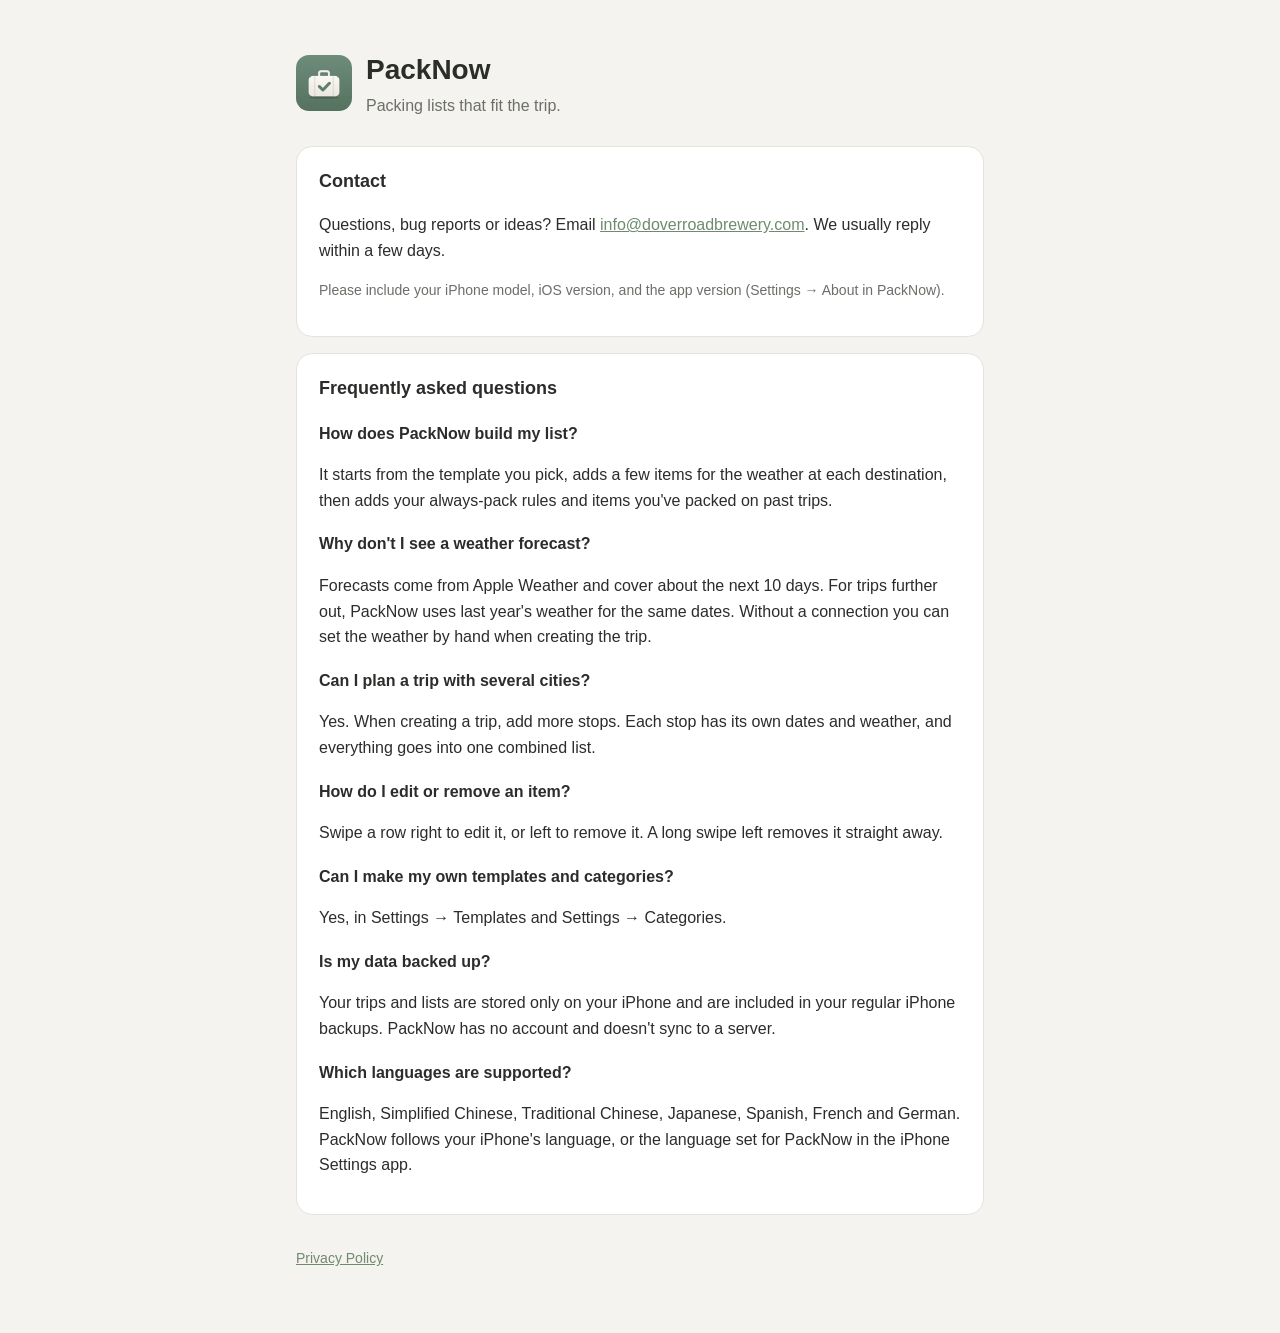
<file: index.html>
<!doctype html>
<html lang="en">
<head>
<meta charset="utf-8">
<meta name="viewport" content="width=device-width, initial-scale=1">
<title>PackNow – Help & Support</title>
<meta name="description" content="Help and support for PackNow, the packing list app for iPhone.">
<link rel="stylesheet" href="style.css">
</head>
<body>
<main>
  <header>
    <img src="icon.png" alt="" onerror="this.remove()">
    <div><h1>PackNow</h1><p>Packing lists that fit the trip.</p></div>
  </header>

  <section>
    <h2>Contact</h2>
    <p>Questions, bug reports or ideas? Email <a href="mailto:info@doverroadbrewery.com">info@doverroadbrewery.com</a>. We usually reply within a few days.</p>
    <p class="muted">Please include your iPhone model, iOS version, and the app version (Settings → About in PackNow).</p>
  </section>

  <section>
    <h2>Frequently asked questions</h2>

    <h3>How does PackNow build my list?</h3>
    <p>It starts from the template you pick, adds a few items for the weather at each destination, then adds your always-pack rules and items you've packed on past trips.</p>

    <h3>Why don't I see a weather forecast?</h3>
    <p>Forecasts come from Apple Weather and cover about the next 10 days. For trips further out, PackNow uses last year's weather for the same dates. Without a connection you can set the weather by hand when creating the trip.</p>

    <h3>Can I plan a trip with several cities?</h3>
    <p>Yes. When creating a trip, add more stops. Each stop has its own dates and weather, and everything goes into one combined list.</p>

    <h3>How do I edit or remove an item?</h3>
    <p>Swipe a row right to edit it, or left to remove it. A long swipe left removes it straight away.</p>

    <h3>Can I make my own templates and categories?</h3>
    <p>Yes, in Settings → Templates and Settings → Categories.</p>

    <h3>Is my data backed up?</h3>
    <p>Your trips and lists are stored only on your iPhone and are included in your regular iPhone backups. PackNow has no account and doesn't sync to a server.</p>

    <h3>Which languages are supported?</h3>
    <p>English, Simplified Chinese, Traditional Chinese, Japanese, Spanish, French and German. PackNow follows your iPhone's language, or the language set for PackNow in the iPhone Settings app.</p>
  </section>

  <nav><a href="privacy.html">Privacy Policy</a></nav>
</main>
</body>
</html>
</file>
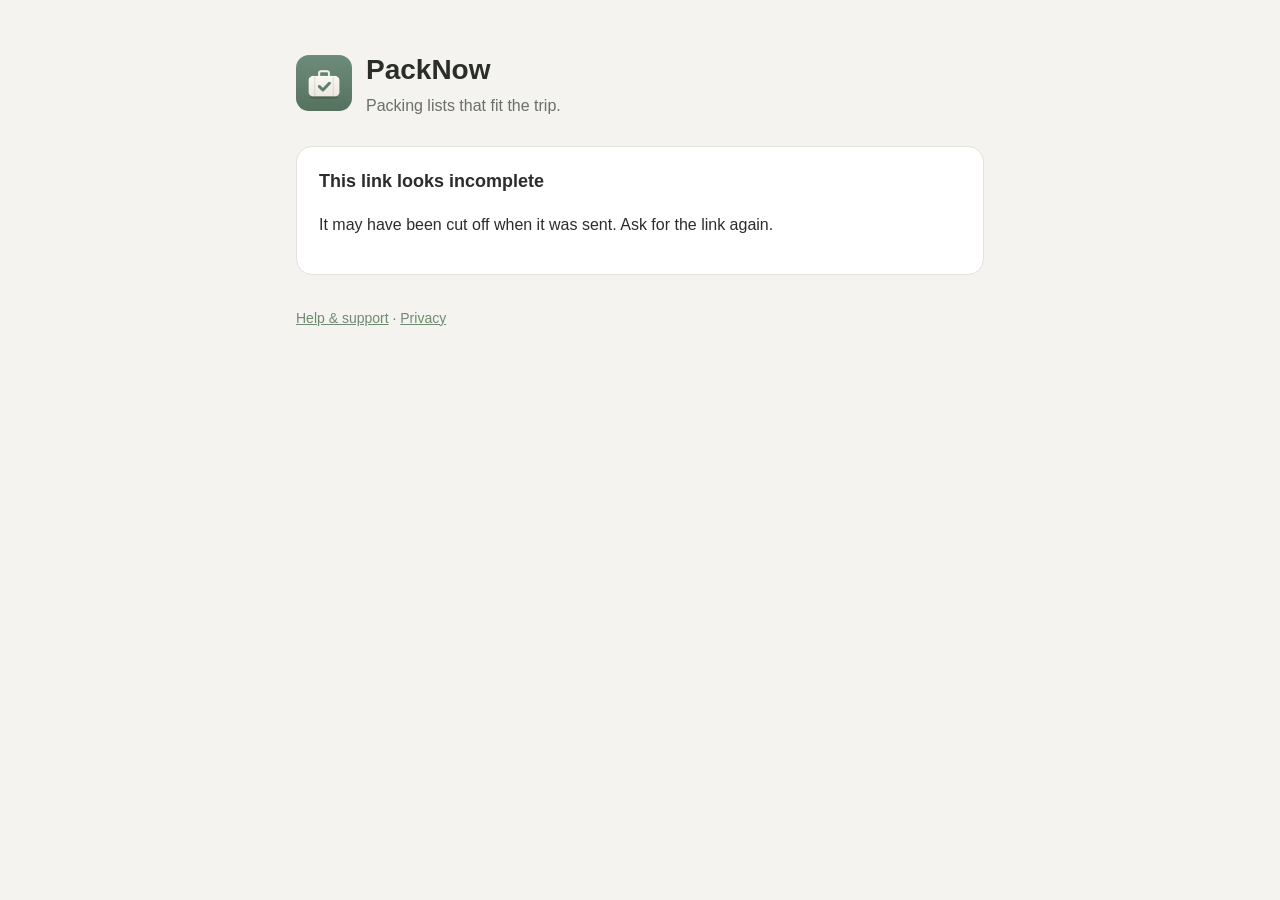
<file: t/index.html>
<!doctype html>
<html lang="en">
<head>
<meta charset="utf-8">
<meta name="viewport" content="width=device-width, initial-scale=1">
<title>Shared packing list – PackNow</title>
<meta name="description" content="A packing list shared from PackNow.">
<meta name="robots" content="noindex">
<script>
  // Safari's Smart App Banner: "Open" hands this link to PackNow.
  const banner = document.createElement("meta");
  banner.name = "apple-itunes-app";
  banner.content = "app-id=6824773454, app-argument=" + location.href;
  document.head.append(banner);
</script>
<link rel="stylesheet" href="../style.css">
<style>
  .actions { display:flex; flex-wrap:wrap; gap:10px; margin-top:14px; }
  .btn { display:inline-block; padding:11px 18px; border-radius:12px; text-decoration:none; font-weight:600; }
  .btn.primary { background:var(--accent); color:#fff; }
  .btn.secondary { border:1px solid var(--line); color:var(--text); }
  .meta { color:var(--muted); margin:2px 0 0; }
  ul.items { list-style:none; padding:0; margin:6px 0 0; }
  ul.items li { padding:7px 0; border-top:1px solid var(--line); display:flex; gap:10px; }
  ul.items li:first-child { border-top:0; }
  ul.items .qty { color:var(--muted); margin-left:auto; }
  ul.items .note { display:block; color:var(--muted); font-size:14px; }
</style>
</head>
<body>
<main>
  <header>
    <img src="../icon.png" alt="" onerror="this.remove()">
    <div><h1>PackNow</h1><p>Packing lists that fit the trip.</p></div>
  </header>

  <section id="intro">
    <h2 id="title">Shared packing list</h2>
    <p id="meta" class="meta"></p>
    <p>Have PackNow? Open this list to add it as a trip on your iPhone.</p>
    <div class="actions">
      <a id="open" class="btn primary" href="#">Open in PackNow</a>
      <a class="btn secondary" href="https://apps.apple.com/app/id6824773454">Get PackNow</a>
    </div>
  </section>

  <div id="list"></div>

  <section id="error" hidden>
    <h2>This link looks incomplete</h2>
    <p>It may have been cut off when it was sent. Ask for the link again.</p>
  </section>

  <nav><a href="../">Help &amp; support</a> · <a href="../privacy.html">Privacy</a></nav>
</main>

<script>
// The list lives in the part of the link after "#", which is never sent to this
// server: it is decoded here, in your browser.
const CATEGORIES = {
  alwaysPack: "My Essentials", documents: "Documents & Money", clothing: "Clothing",
  weatherGear: "Weather Gear", electronics: "Electronics", toiletries: "Toiletries",
  health: "Health & Medicine", misc: "Accessories"
};
const ORDER = ["alwaysPack", "documents", "clothing", "weatherGear", "electronics", "toiletries", "health"];

async function decode(fragment) {
  const b64 = fragment.replace(/-/g, "+").replace(/_/g, "/");
  const bytes = Uint8Array.from(atob(b64 + "=".repeat((4 - b64.length % 4) % 4)), c => c.charCodeAt(0));
  const stream = new Blob([bytes]).stream().pipeThrough(new DecompressionStream("deflate-raw"));
  return JSON.parse(await new Response(stream).text());
}

function el(tag, attrs, ...children) {
  const node = document.createElement(tag);
  Object.assign(node, attrs || {});
  for (const c of children) if (c != null) node.append(c);
  return node;
}

function formatDate(iso) {
  const [y, m, d] = iso.split("-").map(Number);
  return new Date(y, m - 1, d).toLocaleDateString(undefined, { month: "short", day: "numeric", year: "numeric" });
}

(async () => {
  const fragment = location.hash.slice(1);
  document.getElementById("open").href = "packnow://t/#" + fragment;
  let trip;
  try {
    if (!fragment) throw new Error("empty");
    trip = await decode(fragment);
  } catch (e) {
    document.getElementById("intro").hidden = true;
    document.getElementById("error").hidden = false;
    return;
  }

  const days = trip.stops.reduce((n, s) => n + s.d, 0);
  const title = trip.name || trip.stops.map(s => s.n).join(" → ");
  document.title = title + " – PackNow";
  document.getElementById("title").textContent = title;
  document.getElementById("meta").textContent =
    `${formatDate(trip.start)} · ${days} ${days === 1 ? "day" : "days"} · ${trip.items.length} items`;

  const custom = Object.fromEntries((trip.cats || []).map(c => [c.id, c.n]));
  const groups = new Map();
  for (const item of trip.items) {
    if (!groups.has(item.c)) groups.set(item.c, []);
    groups.get(item.c).push(item);
  }
  const rank = c => ORDER.includes(c) ? ORDER.indexOf(c) : (c === "misc" ? 999 : 100);
  const list = document.getElementById("list");
  for (const cat of [...groups.keys()].sort((a, b) => rank(a) - rank(b))) {
    const ul = el("ul", { className: "items" });
    for (const item of groups.get(cat)) {
      ul.append(el("li", null,
        el("span", null, item.n, item.o ? el("span", { className: "note", textContent: item.o }) : null),
        item.q > 1 ? el("span", { className: "qty", textContent: "×" + item.q }) : null));
    }
    list.append(el("section", null, el("h2", { textContent: CATEGORIES[cat] || custom[cat] || "Other" }), ul));
  }
})();
</script>
</body>
</html>
</file>
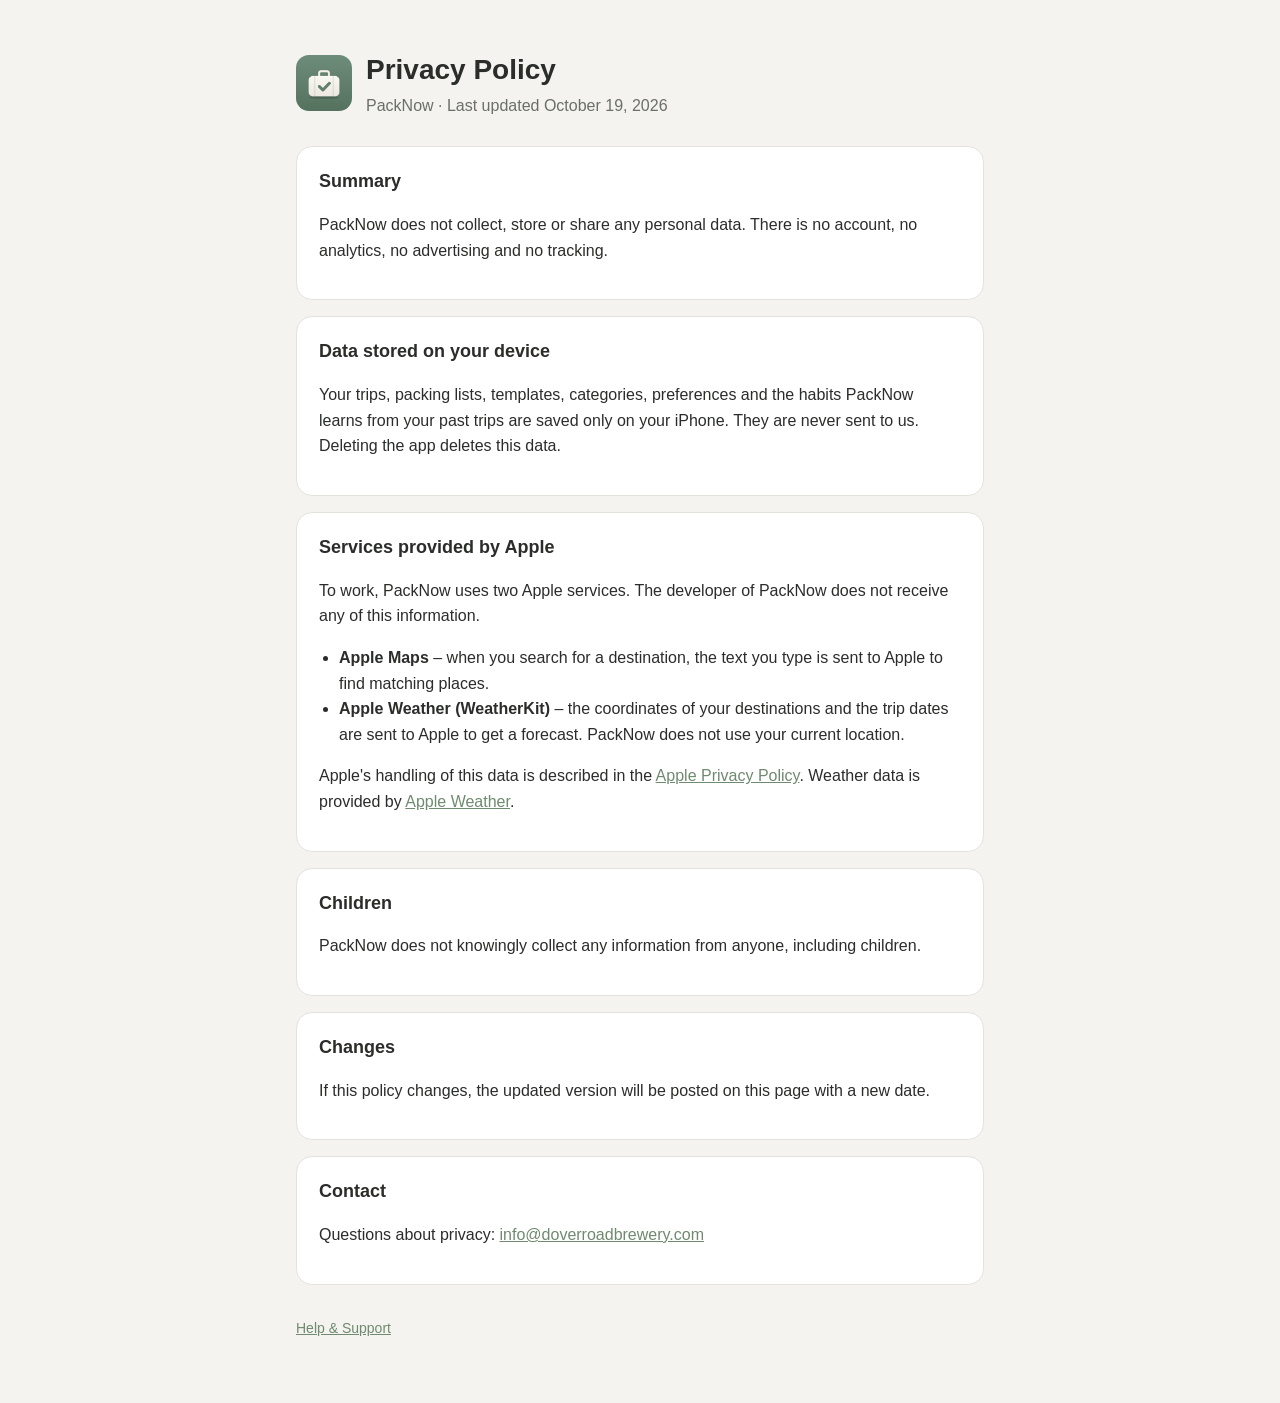
<file: privacy.html>
<!doctype html>
<html lang="en">
<head>
<meta charset="utf-8">
<meta name="viewport" content="width=device-width, initial-scale=1">
<title>PackNow – Privacy Policy</title>
<meta name="description" content="Privacy policy for the PackNow iPhone app.">
<link rel="stylesheet" href="style.css">
</head>
<body>
<main>
  <header>
    <img src="icon.png" alt="" onerror="this.remove()">
    <div><h1>Privacy Policy</h1><p>PackNow · Last updated October 19, 2026</p></div>
  </header>

  <section>
    <h2>Summary</h2>
    <p>PackNow does not collect, store or share any personal data. There is no account, no analytics, no advertising and no tracking.</p>
  </section>

  <section>
    <h2>Data stored on your device</h2>
    <p>Your trips, packing lists, templates, categories, preferences and the habits PackNow learns from your past trips are saved only on your iPhone. They are never sent to us. Deleting the app deletes this data.</p>
  </section>

  <section>
    <h2>Services provided by Apple</h2>
    <p>To work, PackNow uses two Apple services. The developer of PackNow does not receive any of this information.</p>
    <ul>
      <li><strong>Apple Maps</strong> – when you search for a destination, the text you type is sent to Apple to find matching places.</li>
      <li><strong>Apple Weather (WeatherKit)</strong> – the coordinates of your destinations and the trip dates are sent to Apple to get a forecast. PackNow does not use your current location.</li>
    </ul>
    <p>Apple's handling of this data is described in the <a href="https://www.apple.com/legal/privacy/">Apple Privacy Policy</a>. Weather data is provided by <a href="https://weatherkit.apple.com/legal-attribution.html">Apple Weather</a>.</p>
  </section>

  <section>
    <h2>Children</h2>
    <p>PackNow does not knowingly collect any information from anyone, including children.</p>
  </section>

  <section>
    <h2>Changes</h2>
    <p>If this policy changes, the updated version will be posted on this page with a new date.</p>
  </section>

  <section>
    <h2>Contact</h2>
    <p>Questions about privacy: <a href="mailto:info@doverroadbrewery.com">info@doverroadbrewery.com</a></p>
  </section>

  <nav><a href="index.html">Help &amp; Support</a></nav>
</main>
</body>
</html>
</file>
<file: style.css>
:root { --bg:#f4f3ef; --card:#ffffff; --text:#2b2d2a; --muted:#6b6f68; --line:#e3e2dc; --accent:#6f8a6f; }
@media (prefers-color-scheme: dark) { :root { --bg:#151614; --card:#1f201e; --text:#ecebe6; --muted:#a3a69f; --line:#2f312d; --accent:#9db59c; } }
* { box-sizing: border-box; }
body { margin:0; background:var(--bg); color:var(--text); font:16px/1.6 -apple-system, BlinkMacSystemFont, "Segoe UI", "PingFang SC", "Hiragino Sans", sans-serif; }
main { max-width:720px; margin:0 auto; padding:48px 16px 64px; }
header { display:flex; align-items:center; gap:14px; margin-bottom:28px; }
header img { width:56px; height:56px; border-radius:13px; }
header h1 { margin:0; font-size:28px; }
header p { margin:0; color:var(--muted); }
section { background:var(--card); border:1px solid var(--line); border-radius:16px; padding:20px 22px; margin:16px 0; }
h2 { font-size:18px; margin:0 0 8px; }
h3 { font-size:16px; margin:18px 0 4px; }
p, li { color:var(--text); }
.muted { color:var(--muted); font-size:14px; }
a { color:var(--accent); }
nav { margin-top:32px; font-size:14px; color:var(--muted); }
ul { padding-left:20px; }
</file>
